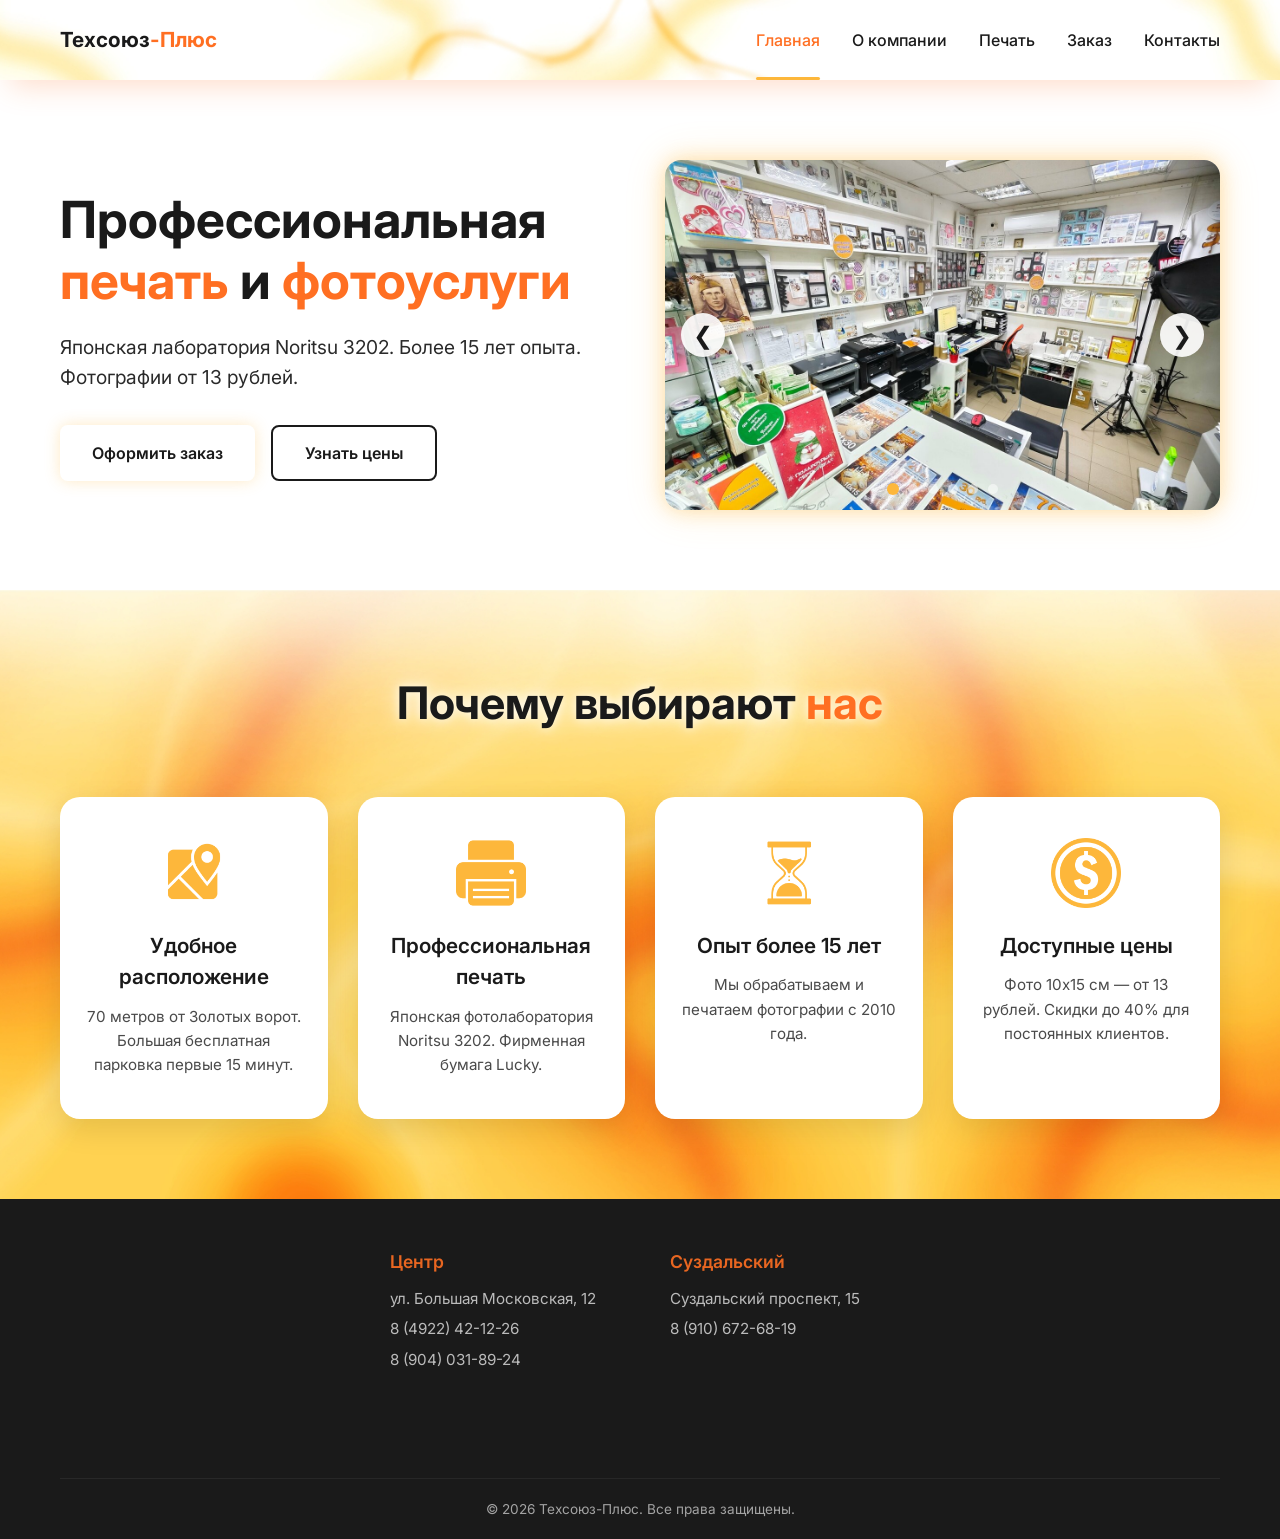
<file: index.html>
<!DOCTYPE html>
<html lang="ru">
<head>
  <meta charset="UTF-8">
  <meta name="viewport" content="width=device-width, initial-scale=1.0">
  <title>Техсоюз-Плюс - Фотомагазин</title>
  <link rel="preconnect" href="https://fonts.googleapis.com">
  <link rel="preconnect" href="https://fonts.gstatic.com" crossorigin>
  <link href="https://fonts.googleapis.com/css2?family=Inter:wght@400;500;600;700&display=swap" rel="stylesheet">
  <link rel="stylesheet" href="https://cdnjs.cloudflare.com/ajax/libs/font-awesome/6.4.0/css/all.min.css">
  <link href="https://unpkg.com/aos@2.3.1/dist/aos.css" rel="stylesheet">
  <link rel="stylesheet" href="css/style.css?v=2">
</head>
<body>

<header class="header">
  <div class="container header__inner">
    <a href="index.html" class="header__logo">Техсоюз<span>-Плюс</span></a>
    <nav class="header__nav">
      <ul class="header__list">
        <li><a href="index.html" class="header__link active">Главная</a></li>
        <li><a href="pages/about.html" class="header__link">О компании</a></li>
        <li><a href="pages/printing.html" class="header__link">Печать</a></li>
        <li><a href="pages/order.html" class="header__link">Заказ</a></li>
        <li><a href="pages/contacts.html" class="header__link">Контакты</a></li>
      </ul>
      <button class="burger"><span></span><span></span><span></span></button>
    </nav>
  </div>
</header>

<main>
  <section class="hero">
    <div class="container">
      <div class="hero__text" data-aos="fade-right" data-aos-duration="1000">
        <h1>Профессиональная <br><span>печать</span> и <span>фотоуслуги</span></h1>
        <p>Японская лаборатория Noritsu 3202. Более 15 лет опыта. Фотографии от 13 рублей.</p>
        <div class="hero__actions">
          <a href="pages/order.html" class="btn btn--primary">Оформить заказ</a>
          <a href="pages/printing.html" class="btn btn--outline">Узнать цены</a>
        </div>
      </div>
      <div class="hero__slider" data-aos="fade-left" data-aos-duration="1000">
        <div class="hero-slider">
          <div class="slide active"><img src="images/photo1.jpg" alt="1"></div>
          <div class="slide"><img src="images/photo2.jpg" alt="2"></div>
          <div class="slide"><img src="images/photo3.jpg" alt="3"></div>
          <div class="slide"><img src="images/photo4.jpg" alt="4"></div>
          <div class="slide"><img src="images/photo5.jpg" alt="5"></div>
          <div class="slide"><img src="images/photo6.jpg" alt="6"></div>
          <button class="slider-btn slider-btn--prev">❮</button>
          <button class="slider-btn slider-btn--next">❯</button>
          <div class="slider-dots">
            <span class="dot active" data-slide="0"></span><span class="dot" data-slide="1"></span><span class="dot" data-slide="2"></span><span class="dot" data-slide="3"></span><span class="dot" data-slide="4"></span><span class="dot" data-slide="5"></span>
          </div>
        </div>
      </div>
    </div>
  </section>

      <!-- Блок преимуществ -->
      <section class="features">
        <div class="container">
          <h2 class="features__title" data-aos="fade-up">Почему выбирают <span>нас</span></h2>
          <div class="features__grid">
            
            <div class="feature-card" data-aos="fade-up" data-aos-delay="100">
              <div class="feature-card__icon">
                <img src="images/icons/icon-1.png" alt="Иконка расположения">
              </div>
              <h3 class="feature-card__title">Удобное расположение</h3>
              <p class="feature-card__desc">70 метров от Золотых ворот. Большая бесплатная парковка первые 15 минут.</p>
            </div>
  
            <div class="feature-card" data-aos="fade-up" data-aos-delay="200">
              <div class="feature-card__icon">
                <img src="images/icons/icon-2.png" alt="Иконка печати">
              </div>
              <h3 class="feature-card__title">Профессиональная печать</h3>
              <p class="feature-card__desc">Японская фотолаборатория Noritsu 3202. Фирменная бумага Lucky.</p>
            </div>
  
            <div class="feature-card" data-aos="fade-up" data-aos-delay="300">
              <div class="feature-card__icon">
                <img src="images/icons/icon-3.png" alt="Иконка опыта">
              </div>
              <h3 class="feature-card__title">Опыт более 15 лет</h3>
              <p class="feature-card__desc">Мы обрабатываем и печатаем фотографии с 2010 года.</p>
            </div>
  
            <div class="feature-card" data-aos="fade-up" data-aos-delay="400">
              <div class="feature-card__icon">
                <img src="images/icons/icon-4.png" alt="Иконка цен">
              </div>
              <h3 class="feature-card__title">Доступные цены</h3>
              <p class="feature-card__desc">Фото 10х15 см — от 13 рублей. Скидки до 40% для постоянных клиентов.</p>
            </div>
  
          </div>
        </div>
      </section>
</main>

<footer class="footer">
    <div class="container footer__inner">
      <div class="footer-col"><div class="footer-col__title"><span>Центр</span></div><p>ул. Большая Московская, 12</p><p><a href="tel:84922421226">8 (4922) 42-12-26</a></p><p><a href="tel:89040318924">8 (904) 031-89-24</a></p></div>
      <div class="footer-col"><div class="footer-col__title"><span>Суздальский</span></div><p>Суздальский проспект, 15</p><p><a href="tel:89106726819">8 (910) 672-68-19</a></p></div>
      <div class="footer__copy">&copy; 2026 Техсоюз-Плюс. Все права защищены.</div>
    </div>
  </footer>

<script src="https://unpkg.com/aos@2.3.1/dist/aos.js"></script>
<script src="js/main.js"></script>
</body>
</html>
</file>
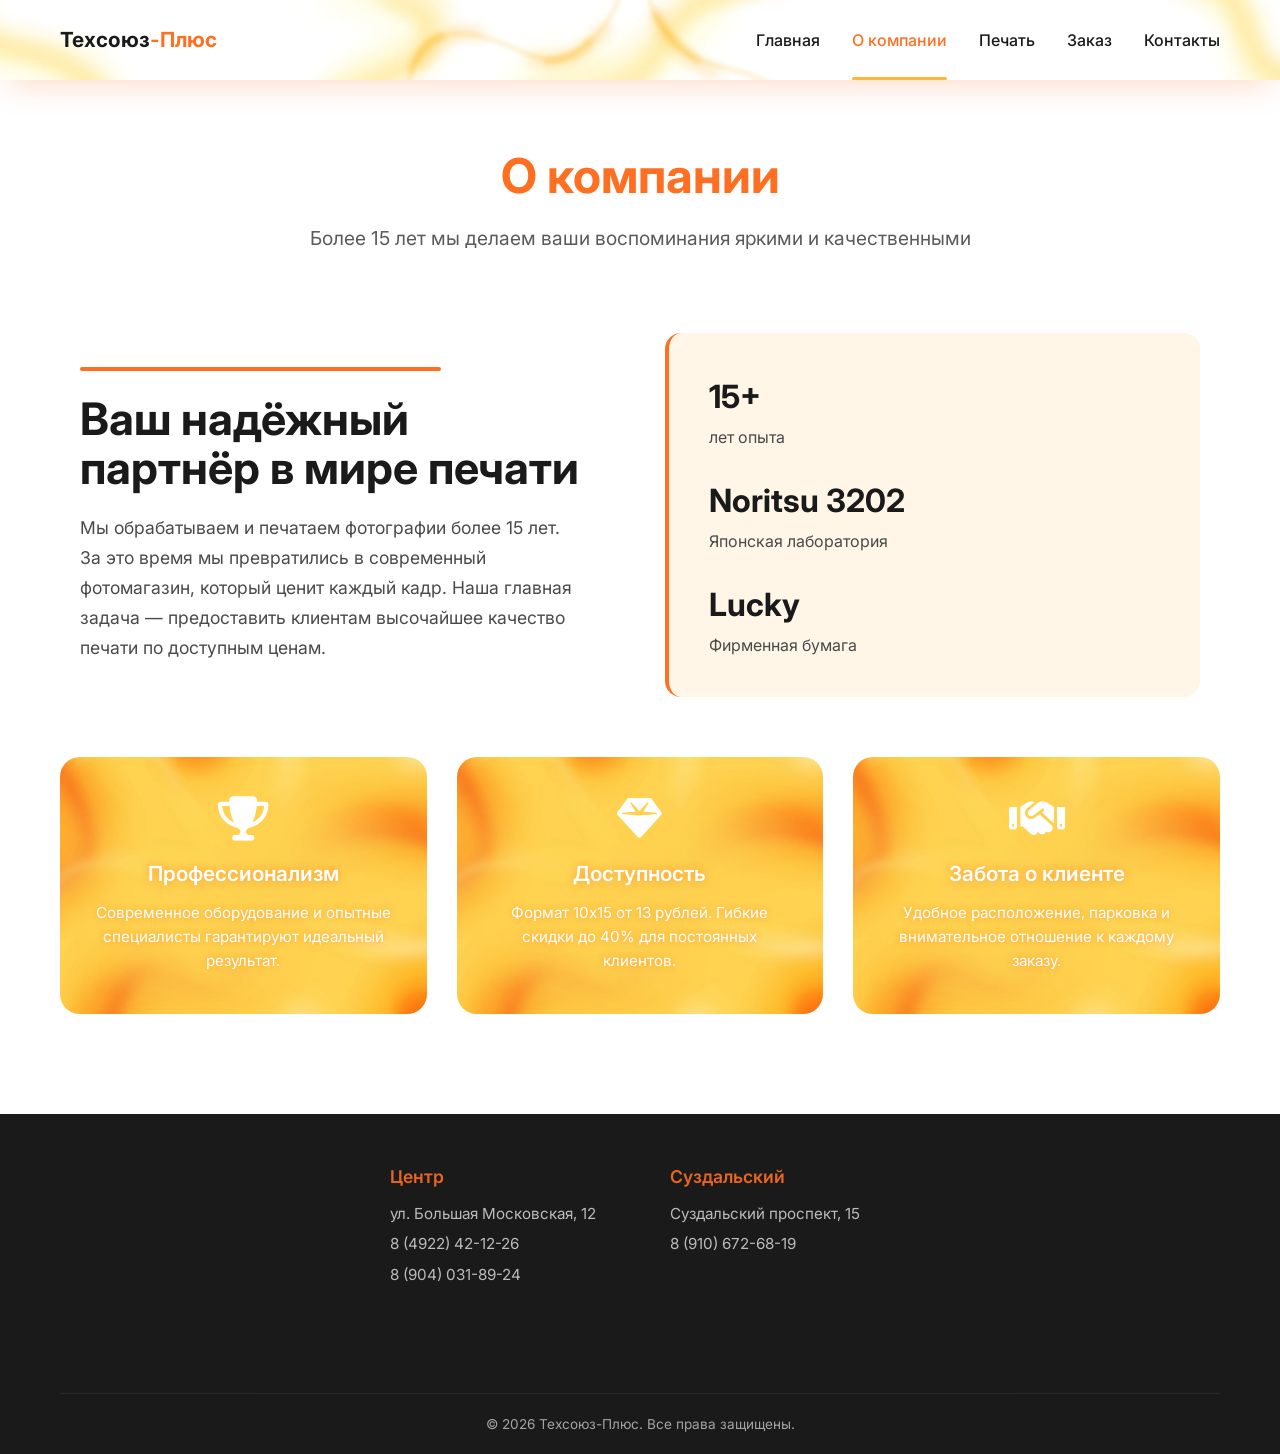
<file: pages/about.html>
<!DOCTYPE html>
<html lang="ru">
<head>
  <meta charset="UTF-8">
  <meta name="viewport" content="width=device-width, initial-scale=1.0">
  <title>О компании - Техсоюз-Плюс</title>
  <link rel="preconnect" href="https://fonts.googleapis.com">
  <link rel="preconnect" href="https://fonts.gstatic.com" crossorigin>
  <link href="https://fonts.googleapis.com/css2?family=Inter:wght@400;500;600;700&display=swap" rel="stylesheet">
  <link rel="stylesheet" href="https://cdnjs.cloudflare.com/ajax/libs/font-awesome/6.4.0/css/all.min.css">
  <link href="https://unpkg.com/aos@2.3.1/dist/aos.css" rel="stylesheet">
  <link rel="stylesheet" href="../css/style.css">
</head>
<body>

<header class="header">
  <div class="container header__inner">
    <a href="../index.html" class="header__logo">Техсоюз<span>-Плюс</span></a>
    <nav class="header__nav">
      <ul class="header__list">
        <li><a href="../index.html" class="header__link">Главная</a></li>
        <li><a href="about.html" class="header__link active">О компании</a></li>
        <li><a href="printing.html" class="header__link">Печать</a></li>
        <li><a href="order.html" class="header__link">Заказ</a></li>
        <li><a href="contacts.html" class="header__link">Контакты</a></li>
      </ul>
      <button class="burger"><span></span><span></span><span></span></button>
    </nav>
  </div>
</header>

<main>
  <!-- Заголовок страницы -->
  <section class="page-header" data-aos="fade-up">
    <div class="container">
      <h1 class="page-header__title">О компании</h1>
      <p class="page-header__subtitle">Более 15 лет мы делаем ваши воспоминания яркими и качественными</p>
    </div>
  </section>

  <!-- Секция О компании -->
  <section class="about-section">
    <div class="container">
      <div class="about-grid">
        
        <!-- Левая колонка -->
        <div class="about-main" data-aos="fade-right" data-aos-delay="100">
          <div class="about-accent-line"></div>
          <h2 class="about-main__title">Ваш надёжный <br>партнёр в мире печати</h2>
          <p class="about-main__text">
            Мы обрабатываем и печатаем фотографии более 15 лет. За это время мы превратились в современный фотомагазин, который ценит каждый кадр. Наша главная задача — предоставить клиентам высочайшее качество печати по доступным ценам.
          </p>
        </div>

        <!-- Правая колонка (светло-желтая) -->
        <div class="about-stats" data-aos="fade-left" data-aos-delay="200">
          <div class="stat-item">
            <span class="stat-number">15+</span>
            <span class="stat-label">лет опыта</span>
          </div>
          <div class="stat-item">
            <span class="stat-number">Noritsu 3202</span>
            <span class="stat-label">Японская лаборатория</span>
          </div>
          <div class="stat-item">
            <span class="stat-number">Lucky</span>
            <span class="stat-label">Фирменная бумага</span>
          </div>
        </div>

      </div>
    </div>
  </section>

  <!-- Ценности (3 карточки) -->
  <section class="about-values" data-aos="fade-up" data-aos-delay="300">
    <div class="value-card">
      <div class="value-card__icon"><i class="fa-solid fa-trophy"></i></div>
      <h3 class="value-card__title">Профессионализм</h3>
      <p class="value-card__desc">Современное оборудование и опытные специалисты гарантируют идеальный результат.</p>
    </div>
    <div class="value-card">
      <div class="value-card__icon"><i class="fa-solid fa-gem"></i></div>
      <h3 class="value-card__title">Доступность</h3>
      <p class="value-card__desc">Формат 10x15 от 13 рублей. Гибкие скидки до 40% для постоянных клиентов.</p>
    </div>
    <div class="value-card">
      <div class="value-card__icon"><i class="fa-solid fa-handshake"></i></div>
      <h3 class="value-card__title">Забота о клиенте</h3>
      <p class="value-card__desc">Удобное расположение, парковка и внимательное отношение к каждому заказу.</p>
    </div>
  </section>
</main>

<footer class="footer">
    <div class="container footer__inner">
      <div class="footer-col">
        <div class="footer-col__title"><span>Центр</span></div>
        <p>ул. Большая Московская, 12</p>
        <p><a href="tel:84922421226">8 (4922) 42-12-26</a></p>
        <p><a href="tel:89040318924">8 (904) 031-89-24</a></p>
      </div>
      <div class="footer-col">
        <div class="footer-col__title"><span>Суздальский</span></div>
        <p>Суздальский проспект, 15</p>
        <p><a href="tel:89106726819">8 (910) 672-68-19</a></p>
      </div>
      <div class="footer__copy">&copy; 2026 Техсоюз-Плюс. Все права защищены.</div>
    </div>
  </footer>


<script src="https://unpkg.com/aos@2.3.1/dist/aos.js"></script>
<script src="../js/main.js"></script>
</body>
</html>
</file>
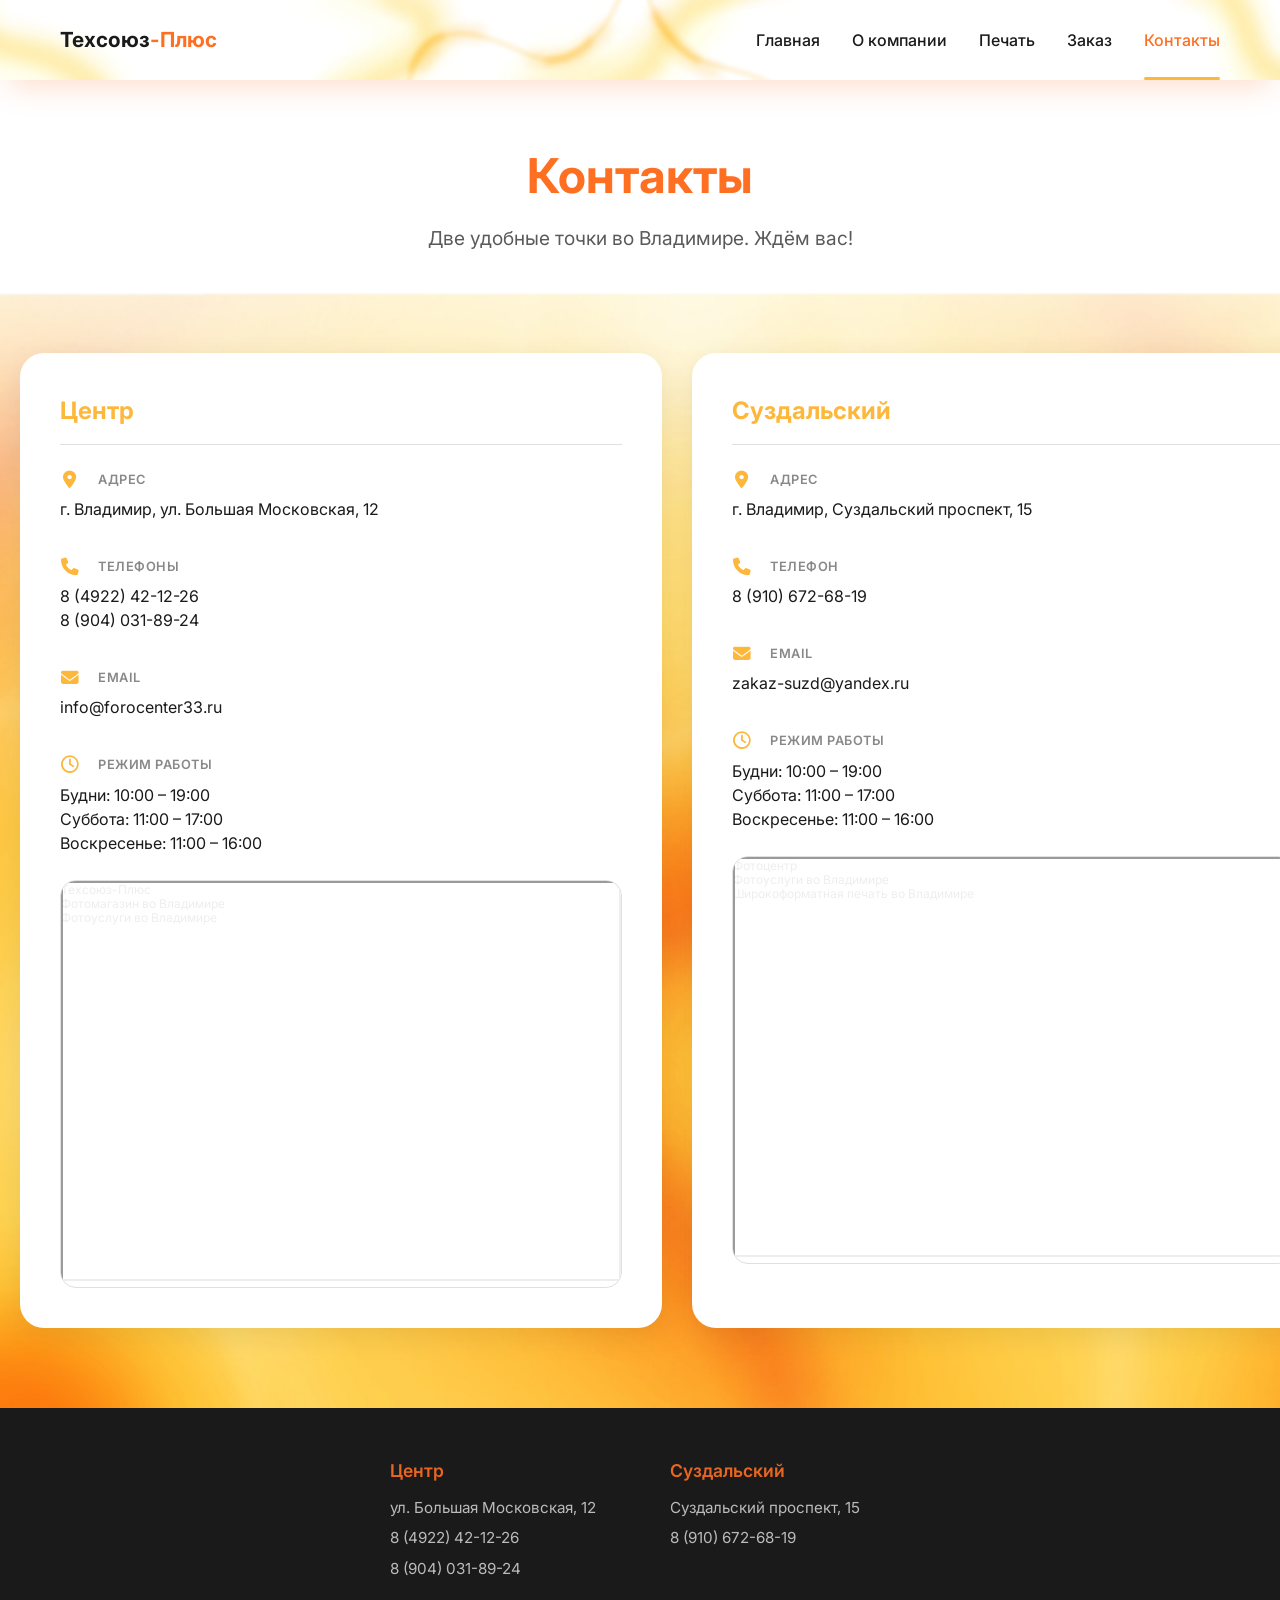
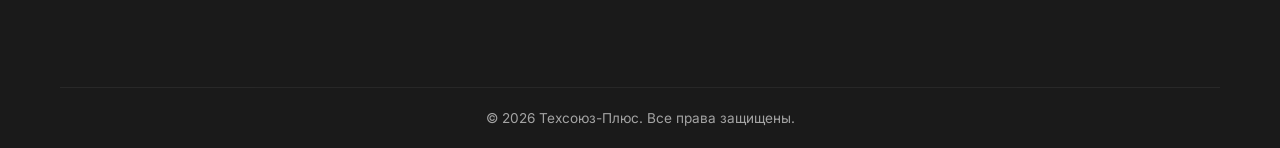
<file: pages/contacts.html>
<!DOCTYPE html>
<html lang="ru">
<head>
  <meta charset="UTF-8">
  <meta name="viewport" content="width=device-width, initial-scale=1.0">
  <title>Контакты - Техсоюз-Плюс</title>
  
  <link rel="preconnect" href="https://fonts.googleapis.com">
  <link rel="preconnect" href="https://fonts.gstatic.com" crossorigin>
  <link href="https://fonts.googleapis.com/css2?family=Inter:wght@400;500;600;700&display=swap" rel="stylesheet">
  <link rel="stylesheet" href="https://cdnjs.cloudflare.com/ajax/libs/font-awesome/6.4.0/css/all.min.css">
  <link href="https://unpkg.com/aos@2.3.1/dist/aos.css" rel="stylesheet">
  
  <link rel="stylesheet" href="../css/style.css">
  
  <style>
    /* ===== ЦВЕТОВЫЕ ПЕРЕМЕННЫЕ ===== */
    :root {
      --color-accent-yellow: #FDB73B;
      --color-accent-orange: #FF6F22;
    }

    /* ===== ОРАНЖЕВЫЙ ФОН ===== */
    .contacts-section {
      background-image: url('../images/bg-bottom.jpg') !important;
      background-size: cover !important;
      background-position: center !important;
      background-repeat: no-repeat !important;
      background-color: #FDB73B !important;
      padding: 60px 0 80px !important;
      width: 100% !important;
      text-align: center !important; /* Центрируем контент внутри */
    }

    /* ===== КОНТЕЙНЕР ДЛЯ КАРТОЧЕК (ИДЕАЛЬНОЕ ЦЕНТРИРОВАНИЕ) ===== */
    .contacts-wrapper {
      max-width: 1400px !important;
      width: 100% !important;
      margin: 0 auto !important; /* СТРОГО ПО ЦЕНТРУ */
      padding: 0 20px !important;
      display: grid !important;
      grid-template-columns: 1fr 1fr !important;
      gap: 30px !important;
      text-align: left !important; /* Текст внутри карточек по левому краю */
    }

    /* ===== БЕЛЫЕ КАРТОЧКИ ===== */
    .contact-card {
      background: #ffffff !important;
      border-radius: 24px !important;
      padding: 40px !important;
      box-shadow: 0 8px 30px rgba(0, 0, 0, 0.08) !important;
      transition: transform 0.3s ease, box-shadow 0.3s ease !important;
    }
    .contact-card:hover {
      transform: translateY(-5px) !important;
      box-shadow: 0 12px 40px rgba(253, 183, 59, 0.2) !important;
    }

    /* ===== ЗАГОЛОВКИ ===== */
    .contact-card__header {
      display: flex !important;
      justify-content: space-between !important;
      align-items: center !important;
      margin-bottom: 25px !important;
      padding-bottom: 15px !important;
      border-bottom: 1px solid #e0e0e0 !important;
    }

    .contact-card__title {
      font-size: 1.5rem !important;
      font-weight: 700 !important;
      color: #1A1A1A !important;
    }
    .contact-card__title span {
      color: var(--color-accent-yellow) !important;
    }

    /* ===== ИНФОРМАЦИЯ ===== */
    .contact-row {
      margin-bottom: 20px !important;
    }
    .contact-row:last-child {
      margin-bottom: 0 !important;
    }

    .contact-label {
      display: flex !important;
      align-items: center !important;
      gap: 10px !important;
      font-size: 0.8rem !important;
      font-weight: 600 !important;
      color: #888888 !important;
      text-transform: uppercase !important;
      letter-spacing: 0.5px !important;
      margin-bottom: 4px !important;
    }

    /* ===== ЖЁЛТЫЕ ИКОНКИ ===== */
    .contact-label i {
      color: var(--color-accent-yellow) !important;
      font-size: 1.1rem !important;
      width: 20px !important;
      text-align: center !important;
    }

    .contact-value {
      font-size: 1rem !important;
      color: #1A1A1A !important;
      line-height: 1.5 !important;
    }
    .contact-value a {
      color: #1A1A1A !important;
      text-decoration: none !important;
      transition: color 0.3s ease !important;
    }
    .contact-value a:hover {
      color: var(--color-accent-orange) !important;
    }

    /* ===== КАРТЫ ===== */
    .contact-map {
      margin-top: 25px !important;
      border-radius: 16px !important;
      overflow: hidden !important;
      border: 1px solid #e0e0e0 !important;
      transition: box-shadow 0.3s ease, transform 0.3s ease !important;
    }
    .contact-map:hover {
      box-shadow: 0 0 25px rgba(253, 183, 59, 0.7) !important;
      transform: scale(1.01) !important;
    }

    /* ===== АДАПТИВ ===== */
    @media (max-width: 992px) {
      .contacts-wrapper {
        grid-template-columns: 1fr !important;
      }
    }
    @media (max-width: 576px) {
      .contact-card { padding: 24px !important; }
    }
  </style>
</head>
<body>
  <header class="header">
    <div class="container header__inner">
      <a href="../index.html" class="header__logo">Техсоюз<span>-Плюс</span></a>
      <nav class="header__nav">
        <ul class="header__list">
          <li><a href="../index.html" class="header__link">Главная</a></li>
          <li><a href="about.html" class="header__link">О компании</a></li>
          <li><a href="printing.html" class="header__link">Печать</a></li>
          <li><a href="order.html" class="header__link">Заказ</a></li>
          <li><a href="contacts.html" class="header__link active">Контакты</a></li>
        </ul>
        <button class="burger"><span></span><span></span><span></span></button>
      </nav>
    </div>
  </header>

  <main>
    <!-- ЗАГОЛОВОК -->
    <section class="page-header" data-aos="fade-up">
      <div class="container">
        <h1 class="page-header__title" style="color: #FF6F22;">Контакты</h1>
        <p class="page-header__subtitle">Две удобные точки во Владимире. Ждём вас!</p>
      </div>
    </section>

    <!-- СЕКЦИЯ С КАРТОЧКАМИ -->
    <section class="contacts-section">
      <div class="contacts-wrapper">
        
        <!-- КАРТОЧКА: ЦЕНТР -->
        <div class="contact-card" data-aos="fade-up" data-aos-delay="100">
          <div class="contact-card__header">
            <h2 class="contact-card__title"><span>Центр</span></h2>
          </div>
          <div class="contact-card__body">
            <div class="contact-row">
              <div class="contact-label"><i class="fa-solid fa-location-dot"></i> АДРЕС</div>
              <div class="contact-value">г. Владимир, ул. Большая Московская, 12</div>
            </div>
            <div class="contact-row">
              <div class="contact-label"><i class="fa-solid fa-phone"></i> ТЕЛЕФОНЫ</div>
              <div class="contact-value">
                <a href="tel:84922421226">8 (4922) 42-12-26</a><br>
                <a href="tel:89040318924">8 (904) 031-89-24</a>
              </div>
            </div>
            <div class="contact-row">
              <div class="contact-label"><i class="fa-solid fa-envelope"></i> EMAIL</div>
              <div class="contact-value"><a href="mailto:info@forocenter33.ru">info@forocenter33.ru</a></div>
            </div>
            <div class="contact-row">
              <div class="contact-label"><i class="fa-regular fa-clock"></i> РЕЖИМ РАБОТЫ</div>
              <div class="contact-value">
                Будни: 10:00 – 19:00<br>
                Суббота: 11:00 – 17:00<br>
                Воскресенье: 11:00 – 16:00
              </div>
            </div>
          </div>
          <div class="contact-map">
            <div style="position:relative;overflow:hidden;"><a href="https://yandex.ru/maps/org/tekhsoyuz_plyus/1207625015/?utm_medium=mapframe&utm_source=maps" style="color:#eee;font-size:12px;position:absolute;top:0px;">Техсоюз-Плюс</a><a href="https://yandex.ru/maps/192/vladimir/category/photo_shop/184107841/?utm_medium=mapframe&utm_source=maps" style="color:#eee;font-size:12px;position:absolute;top:14px;">Фотомагазин во Владимире</a><a href="https://yandex.ru/maps/192/vladimir/category/photography/184108261/?utm_medium=mapframe&utm_source=maps" style="color:#eee;font-size:12px;position:absolute;top:28px;">Фотоуслуги во Владимире</a><iframe src="https://yandex.ru/map-widget/v1/?from=mapframe&ll=40.399542%2C56.127071&mode=search&oid=1207625015&ol=biz&source=mapframe&um=constructor%3A8e2d2e2c3f2e2b2d2c2e2f2g2h2i2j2k2l2m2n2o2p2q2r2s2t2u2v2w2x2y2z&utm_source=mapframe&z=19.4" width="560" height="400" frameborder="1" allowfullscreen="true" style="position:relative;"></iframe></div>
          </div>
        </div>

        <!-- КАРТОЧКА: СУЗДАЛЬСКИЙ -->
        <div class="contact-card" data-aos="fade-up" data-aos-delay="200">
          <div class="contact-card__header">
            <h2 class="contact-card__title"><span>Суздальский</span></h2>
          </div>
          <div class="contact-card__body">
            <div class="contact-row">
              <div class="contact-label"><i class="fa-solid fa-location-dot"></i> АДРЕС</div>
              <div class="contact-value">г. Владимир, Суздальский проспект, 15</div>
            </div>
            <div class="contact-row">
              <div class="contact-label"><i class="fa-solid fa-phone"></i> ТЕЛЕФОН</div>
              <div class="contact-value"><a href="tel:89106726819">8 (910) 672-68-19</a></div>
            </div>
            <div class="contact-row">
              <div class="contact-label"><i class="fa-solid fa-envelope"></i> EMAIL</div>
              <div class="contact-value"><a href="mailto:zakaz-suzd@yandex.ru">zakaz-suzd@yandex.ru</a></div>
            </div>
            <div class="contact-row">
              <div class="contact-label"><i class="fa-regular fa-clock"></i> РЕЖИМ РАБОТЫ</div>
              <div class="contact-value">
                Будни: 10:00 – 19:00<br>
                Суббота: 11:00 – 17:00<br>
                Воскресенье: 11:00 – 16:00
              </div>
            </div>
          </div>
          <div class="contact-map">
            <div style="position:relative;overflow:hidden;"><a href="https://yandex.ru/maps/org/fototsentr/1201904919/?utm_medium=mapframe&utm_source=maps" style="color:#eee;font-size:12px;position:absolute;top:0px;">Фотоцентр</a><a href="https://yandex.ru/maps/192/vladimir/category/photography/184108261/?utm_medium=mapframe&utm_source=maps" style="color:#eee;font-size:12px;position:absolute;top:14px;">Фотоуслуги во Владимире</a><a href="https://yandex.ru/maps/192/vladimir/category/large_format_printing/184107120/?utm_medium=mapframe&utm_source=maps" style="color:#eee;font-size:12px;position:absolute;top:28px;">Широкоформатная печать во Владимире</a><iframe src="https://yandex.ru/map-widget/v1/?from=mapframe&ll=40.460880%2C56.172693&mode=search&oid=1201904919&ol=biz&source=mapframe&um=constructor%3A8e2d2e2c3f2e2b2d2c2e2f2g2h2i2j2k2l2m2n2o2p2q2r2s2t2u2v2w2x2y2z&utm_source=mapframe&z=15.32" width="560" height="400" frameborder="1" allowfullscreen="true" style="position:relative;"></iframe></div>
          </div>
        </div>

      </div>
    </section>
  </main>

  <footer class="footer">
    <div class="container footer__inner">
      <div class="footer-col">
        <div class="footer-col__title"><span>Центр</span></div>
        <p>ул. Большая Московская, 12</p>
        <p><a href="tel:84922421226">8 (4922) 42-12-26</a></p>
        <p><a href="tel:89040318924">8 (904) 031-89-24</a></p>
      </div>
      <div class="footer-col">
        <div class="footer-col__title"><span>Суздальский</span></div>
        <p>Суздальский проспект, 15</p>
        <p><a href="tel:89106726819">8 (910) 672-68-19</a></p>
      </div>
      <div class="footer__copy">&copy; 2026 Техсоюз-Плюс. Все права защищены.</div>
    </div>
  </footer>

  <script src="https://unpkg.com/aos@2.3.1/dist/aos.js"></script>
  <script src="../js/main.js"></script>
</body>
</html>
</file>
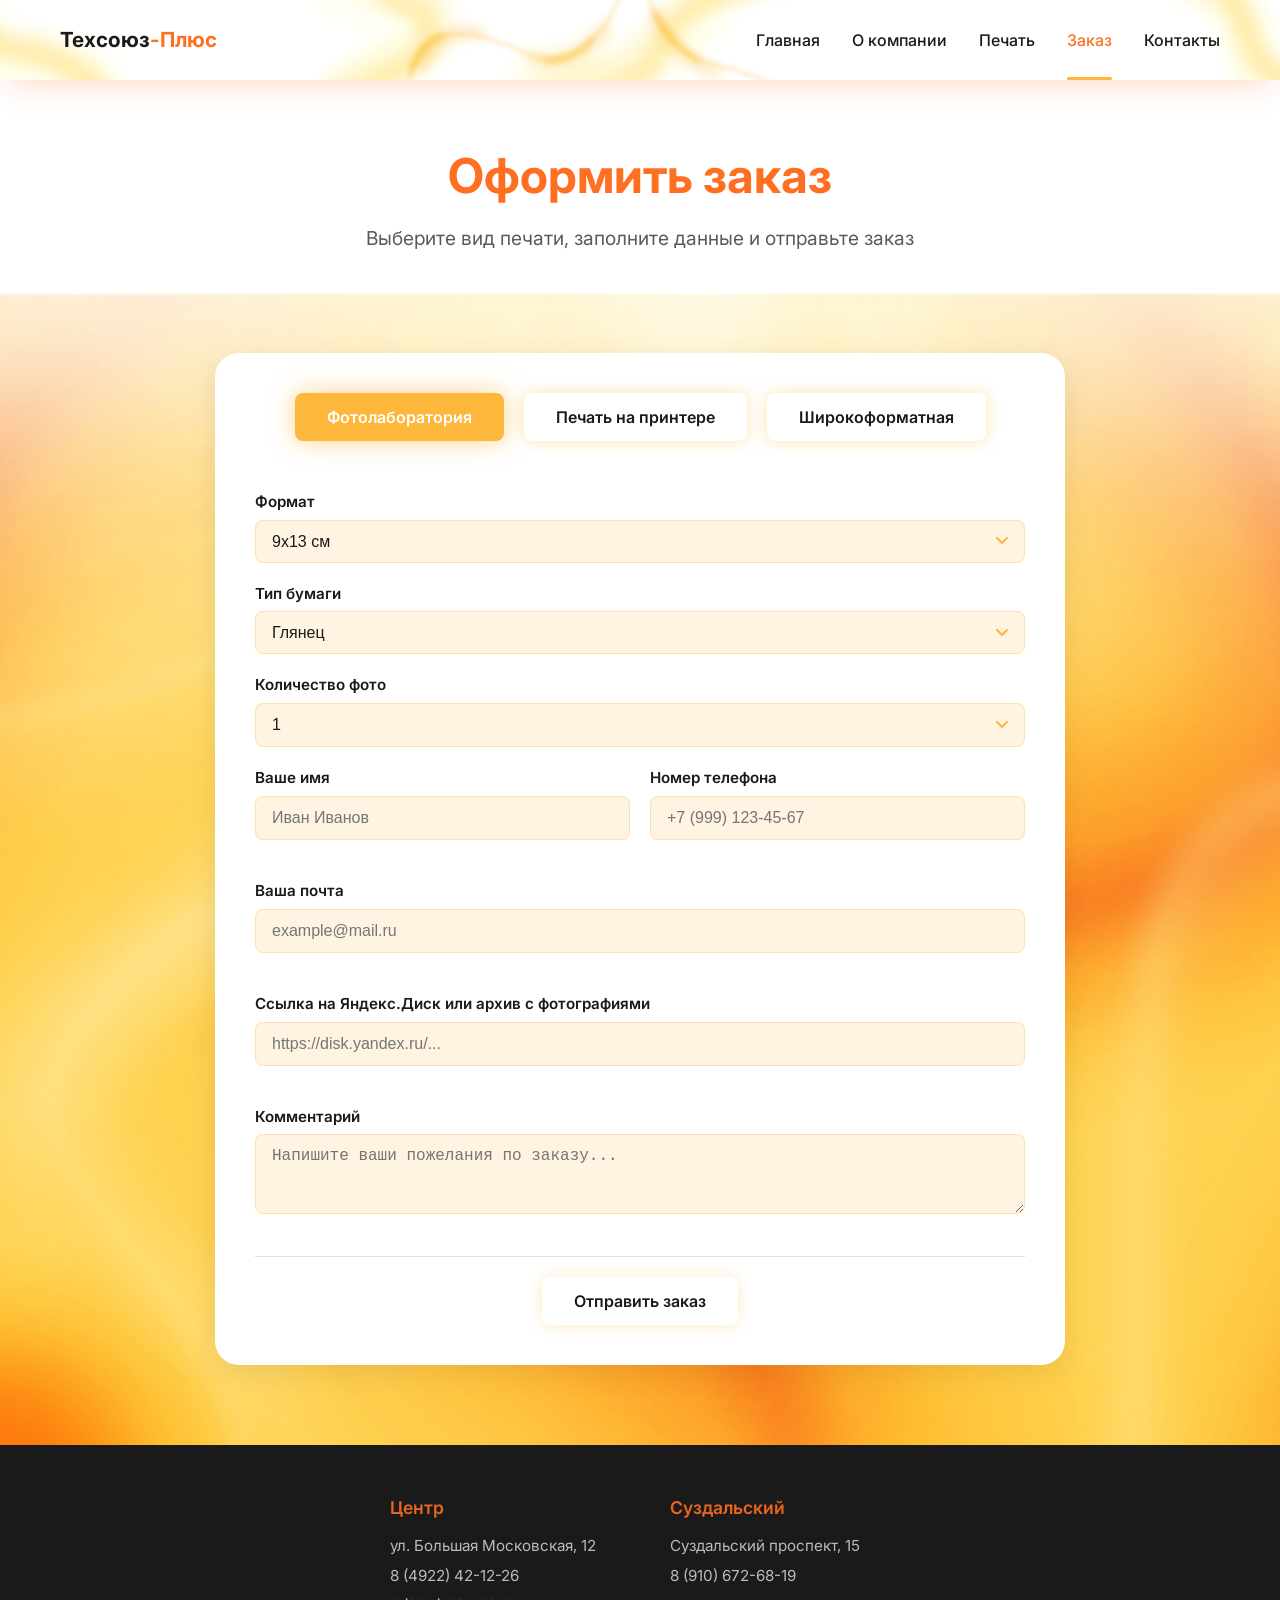
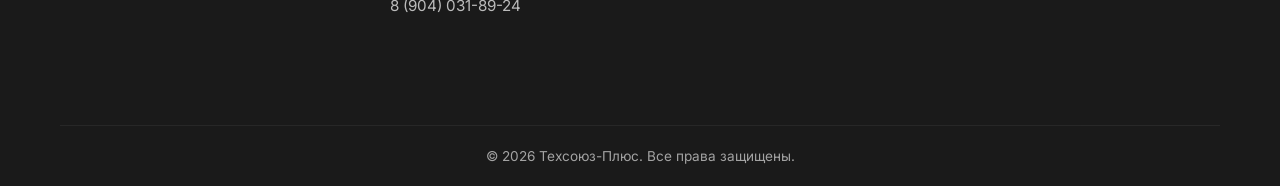
<file: pages/order.html>
<!DOCTYPE html>
<html lang="ru">
<head>
  <meta charset="UTF-8">
  <meta name="viewport" content="width=device-width, initial-scale=1.0">
  <title>Оформить заказ - Техсоюз-Плюс</title>
  
  <link rel="preconnect" href="https://fonts.googleapis.com">
  <link rel="preconnect" href="https://fonts.gstatic.com" crossorigin>
  <link href="https://fonts.googleapis.com/css2?family=Inter:wght@400;500;600;700&display=swap" rel="stylesheet">
  <link rel="stylesheet" href="https://cdnjs.cloudflare.com/ajax/libs/font-awesome/6.4.0/css/all.min.css">
  <link href="https://unpkg.com/aos@2.3.1/dist/aos.css" rel="stylesheet">
  <link rel="stylesheet" href="../css/style.css">
  
  <style>
    .order-section {
      padding: 60px 0 80px;
      background-image: url('../images/bg-bottom.jpg');
      background-size: cover;
      background-position: center;
      background-repeat: no-repeat;
      width: 100%;
    }
    .order-wrapper {
      background: #ffffff !important;
      max-width: 850px;
      margin: 0 auto;
      padding: 40px;
      border-radius: 24px;
      box-shadow: 0 8px 30px rgba(0, 0, 0, 0.08);
    }
    .calc-input {
      background: rgba(253, 183, 59, 0.15) !important;
      border: 1px solid rgba(253, 183, 59, 0.3) !important;
      color: #1A1A1A !important;
      padding: 12px 16px !important;
      border-radius: 8px !important;
      width: 100% !important;
      font-size: 1rem !important;
      transition: all 0.3s ease !important;
    }
    .calc-input:focus {
      background: #ffffff !important;
      border-color: #FDB73B !important;
      box-shadow: 0 0 0 4px rgba(253, 183, 59, 0.25) !important;
      outline: none !important;
    }
    select.calc-input {
      appearance: none !important;
      background-image: url("data:image/svg+xml,%3Csvg xmlns='http://www.w3.org/2000/svg' width='12' height='12' viewBox='0 0 12 8'%3E%3Cpath d='M1 1l5 5 5-5' stroke='%23FDB73B' stroke-width='2' fill='none' stroke-linecap='round'/%3E%3C/svg%3E") !important;
      background-repeat: no-repeat !important;
      background-position: right 16px center !important;
      background-size: 12px !important;
    }
    input.calc-input { appearance: auto !important; background-image: none !important; }
    input[type="number"].calc-input {
      appearance: textfield !important;
      background-image: url("data:image/svg+xml,%3Csvg xmlns='http://www.w3.org/2000/svg' width='12' height='12' viewBox='0 0 12 8'%3E%3Cpath d='M1 1l5 5 5-5' stroke='%23FDB73B' stroke-width='2' fill='none' stroke-linecap='round'/%3E%3C/svg%3E") !important;
      background-repeat: no-repeat !important;
      background-position: right 16px center !important;
      background-size: 12px !important;
      padding-right: 40px !important;
    }
    input[type="number"].calc-input::-webkit-inner-spin-button,
    input[type="number"].calc-input::-webkit-outer-spin-button {
      -webkit-appearance: none !important;
      margin: 0 !important;
    }
    .calc-label {
      font-size: 0.95rem !important;
      font-weight: 600 !important;
      color: #1A1A1A !important;
      display: block !important;
      margin-bottom: 6px !important;
    }
    .calc-group { margin-bottom: 20px !important; }
    .calc-grid { display: grid !important; grid-template-columns: 1fr 1fr !important; gap: 20px !important; }
    .calc-grid .full-width { grid-column: 1 / -1 !important; }
    .calc-divider { height: 1px !important; background: #e0e0e0 !important; margin: 30px 0 20px !important; }
    .calc-total-wrapper { display: flex !important; justify-content: center !important; border-top: 1px solid #e0e0e0 !important; padding-top: 20px !important; margin-top: 16px !important; }
    .btn--primary { background: #ffffff !important; color: #1A1A1A !important; border: none !important; padding: 14px 32px !important; border-radius: 8px !important; font-weight: 600 !important; font-size: 1rem !important; transition: all 0.3s ease !important; box-shadow: 0 0 15px rgba(253, 183, 59, 0.3) !important; cursor: pointer !important; }
    .btn--primary:hover { transform: translateY(-2px) scale(1.03) !important; background: #FDB73B !important; color: #1A1A1A !important; box-shadow: 0 0 25px rgba(253, 183, 59, 0.5) !important; }
    @media (max-width: 768px) { .order-wrapper { padding: 24px 16px !important; } .calc-grid { grid-template-columns: 1fr !important; } }
  </style>
</head>
<body>
  <header class="header">
    <div class="container header__inner">
      <a href="../index.html" class="header__logo">Техсоюз<span>-Плюс</span></a>
      <nav class="header__nav">
        <ul class="header__list">
          <li><a href="../index.html" class="header__link">Главная</a></li>
          <li><a href="about.html" class="header__link">О компании</a></li>
          <li><a href="printing.html" class="header__link">Печать</a></li>
          <li><a href="order.html" class="header__link active">Заказ</a></li>
          <li><a href="contacts.html" class="header__link">Контакты</a></li>
        </ul>
        <button class="burger"><span></span><span></span><span></span></button>
      </nav>
    </div>
  </header>

  <main>
    <section class="page-header" data-aos="fade-up">
      <div class="container">
        <h1 class="page-header__title">Оформить заказ</h1>
        <p class="page-header__subtitle">Выберите вид печати, заполните данные и отправьте заказ</p>
      </div>
    </section>

    <section class="order-section">
      <div class="container">
        <div class="order-wrapper" data-aos="fade-up" data-aos-delay="100">
          <div class="tabs-nav order-tabs">
            <button class="tab-btn active" data-tab="order-lab">Фотолаборатория</button>
            <button class="tab-btn" data-tab="order-printer">Печать на принтере</button>
            <button class="tab-btn" data-tab="order-wide">Широкоформатная</button>
          </div>

          <!-- ФОРМА ЗАКАЗА (РАБОТАЕТ ЧЕРЕЗ FORMSPREE, КАК В ПРИМЕРЕ) -->
          <form class="order-calculator" action="https://formspree.io/f/xrewaakw" method="POST">
            
            <!-- Скрытое поле для перенаправления после отправки -->
            <input type="hidden" name="_next" value="https://whruii.github.io/tehsoyz/pages/order.html?success=true" />

            <input type="hidden" name="service_type" id="service_type" value="Фотолаборатория">

            <div class="tab-panel active" id="order-lab">
              <div class="calc-group">
                <label class="calc-label">Формат</label>
                <select class="calc-input" name="lab_format">
                  <option>9х13 см</option>
                  <option>10x15 см</option>
                  <option>13х18 см</option>
                  <option>15x21 см</option>
                  <option>15х23 см</option>
                  <option>21x30 см</option>
                  <option>30x45 см</option>
                  <option>30х90 см</option>
                </select>
              </div>
              <div class="calc-group">
                <label class="calc-label">Тип бумаги</label>
                <select class="calc-input" name="lab_paper">
                  <option>Глянец</option>
                  <option>Матовая</option>
                </select>
              </div>
              <div class="calc-group">
                <label class="calc-label">Количество фото</label>
                <input type="number" class="calc-input" name="lab_qty" value="1" min="1" max="1000">
              </div>
            </div>

            <div class="tab-panel" id="order-printer">
              <div class="calc-group">
                <label class="calc-label">Категория бумаги</label>
                <select id="printer-cat" class="calc-input" name="printer_cat">
                  <option value="office">Офисная бумага</option>
                  <option value="photo">Фотобумага</option>
                </select>
              </div>
              <div id="printer-office-group" class="sub-group">
                <div class="calc-group">
                  <label class="calc-label">Формат</label>
                  <select id="office-format" class="calc-input" name="office_format">
                    <option value="21x30">21х30</option>
                    <option value="30x42">30х42</option>
                  </select>
                </div>
                <div class="calc-group">
                  <label class="calc-label">Вид печати</label>
                  <select id="office-type" class="calc-input" name="office_type">
                  </select>
                </div>
              </div>
              <div id="printer-photo-group" class="sub-group" style="display: none;">
                <div class="calc-group">
                  <label class="calc-label">Формат</label>
                  <select id="photo-format" class="calc-input" name="photo_format">
                    <option value="9x13">9х13 см</option>
                    <option value="10x15">10x15 см</option>
                    <option value="13x18">13х18 см</option>
                    <option value="15x21">15x21 см</option>
                    <option value="21x30">21x30 см</option>
                    <option value="30x42">30x42 см</option>
                  </select>
                </div>
                <div class="calc-group">
                  <label class="calc-label">Тип бумаги</label>
                  <select id="photo-type" class="calc-input" name="photo_type">
                  </select>
                </div>
              </div>
              <div class="calc-group">
                <label class="calc-label">Количество фото</label>
                <input type="number" class="calc-input" name="printer_qty" value="1" min="1" max="1000">
              </div>
            </div>

            <div class="tab-panel" id="order-wide">
              <div class="calc-group">
                <label class="calc-label">Тип бумаги</label>
                <select id="wide-type" class="calc-input" name="wide_type">
                  <option value="gloss">Глянец 6 цветов</option>
                  <option value="canvas-no">Холст тканый без подрамника</option>
                  <option value="canvas-stretch">Холст тканый под натяжку (+10см)</option>
                  <option value="canvas-frame">Холст тканый с подрамником</option>
                  <option value="film">Самоклеящаяся плёнка</option>
                  <option value="poster">Постер</option>
                </select>
              </div>
              <div class="calc-group">
                <label class="calc-label">Размер (Формат)</label>
                <select id="wide-size" class="calc-input" name="wide_size">
                </select>
              </div>
              <div class="calc-group" id="wide-film-group" style="display: none;">
                <label class="calc-label">Тип плёнки</label>
                <select id="wide-film-type" class="calc-input" name="wide_film">
                  <option>Глянцевая</option>
                  <option>Матовая</option>
                  <option>Прозрачная</option>
                </select>
              </div>
              <div class="calc-group">
                <label class="calc-label">Количество (м²)</label>
                <input type="number" id="wide-qty" class="calc-input" name="wide_qty" value="1" min="1" max="100" step="0.1">
              </div>
            </div>

            <div class="calc-grid">
              <div class="calc-group">
                <label class="calc-label">Ваше имя</label>
                <input type="text" id="client-name" class="calc-input" name="name" placeholder="Иван Иванов" required>
              </div>
              <div class="calc-group">
                <label class="calc-label">Номер телефона</label>
                <input type="tel" id="client-phone" class="calc-input" name="phone" placeholder="+7 (999) 123-45-67" required>
              </div>
              <div class="calc-group full-width">
                <label class="calc-label">Ваша почта</label>
                <input type="email" id="client-email" class="calc-input" name="email" placeholder="example@mail.ru" required>
              </div>
              <div class="calc-group full-width">
                <label class="calc-label">Ссылка на Яндекс.Диск или архив с фотографиями</label>
                <input type="url" id="client-link" class="calc-input" name="link" placeholder="https://disk.yandex.ru/...">
              </div>
              <div class="calc-group full-width">
                <label class="calc-label">Комментарий</label>
                <textarea id="client-comment" class="calc-input" name="comment" rows="3" placeholder="Напишите ваши пожелания по заказу..." style="resize: vertical; min-height: 80px;"></textarea>
              </div>
            </div>

            <!-- КНОПКА ОТПРАВКИ (type="submit" - браузер сам отправляет) -->
            <div class="calc-total-wrapper">
              <button type="submit" class="btn btn--primary">Отправить заказ</button>
            </div>

          </form>
        </div>
      </div>
    </section>
  </main>
  <footer class="footer">
    <div class="container footer__inner">
      <div class="footer-col">
        <div class="footer-col__title"><span>Центр</span></div>
        <p>ул. Большая Московская, 12</p>
        <p><a href="tel:84922421226">8 (4922) 42-12-26</a></p>
        <p><a href="tel:89040318924">8 (904) 031-89-24</a></p>
      </div>
      <div class="footer-col">
        <div class="footer-col__title"><span>Суздальский</span></div>
        <p>Суздальский проспект, 15</p>
        <p><a href="tel:89106726819">8 (910) 672-68-19</a></p>
      </div>
      <div class="footer__copy">&copy; 2026 Техсоюз-Плюс. Все права защищены.</div>
    </div>
  </footer>

  <script src="https://unpkg.com/aos@2.3.1/dist/aos.js"></script>
  <script src="../js/main.js"></script>
  <script src="../js/pages/order.js"></script>
</body>
</html>
</file>
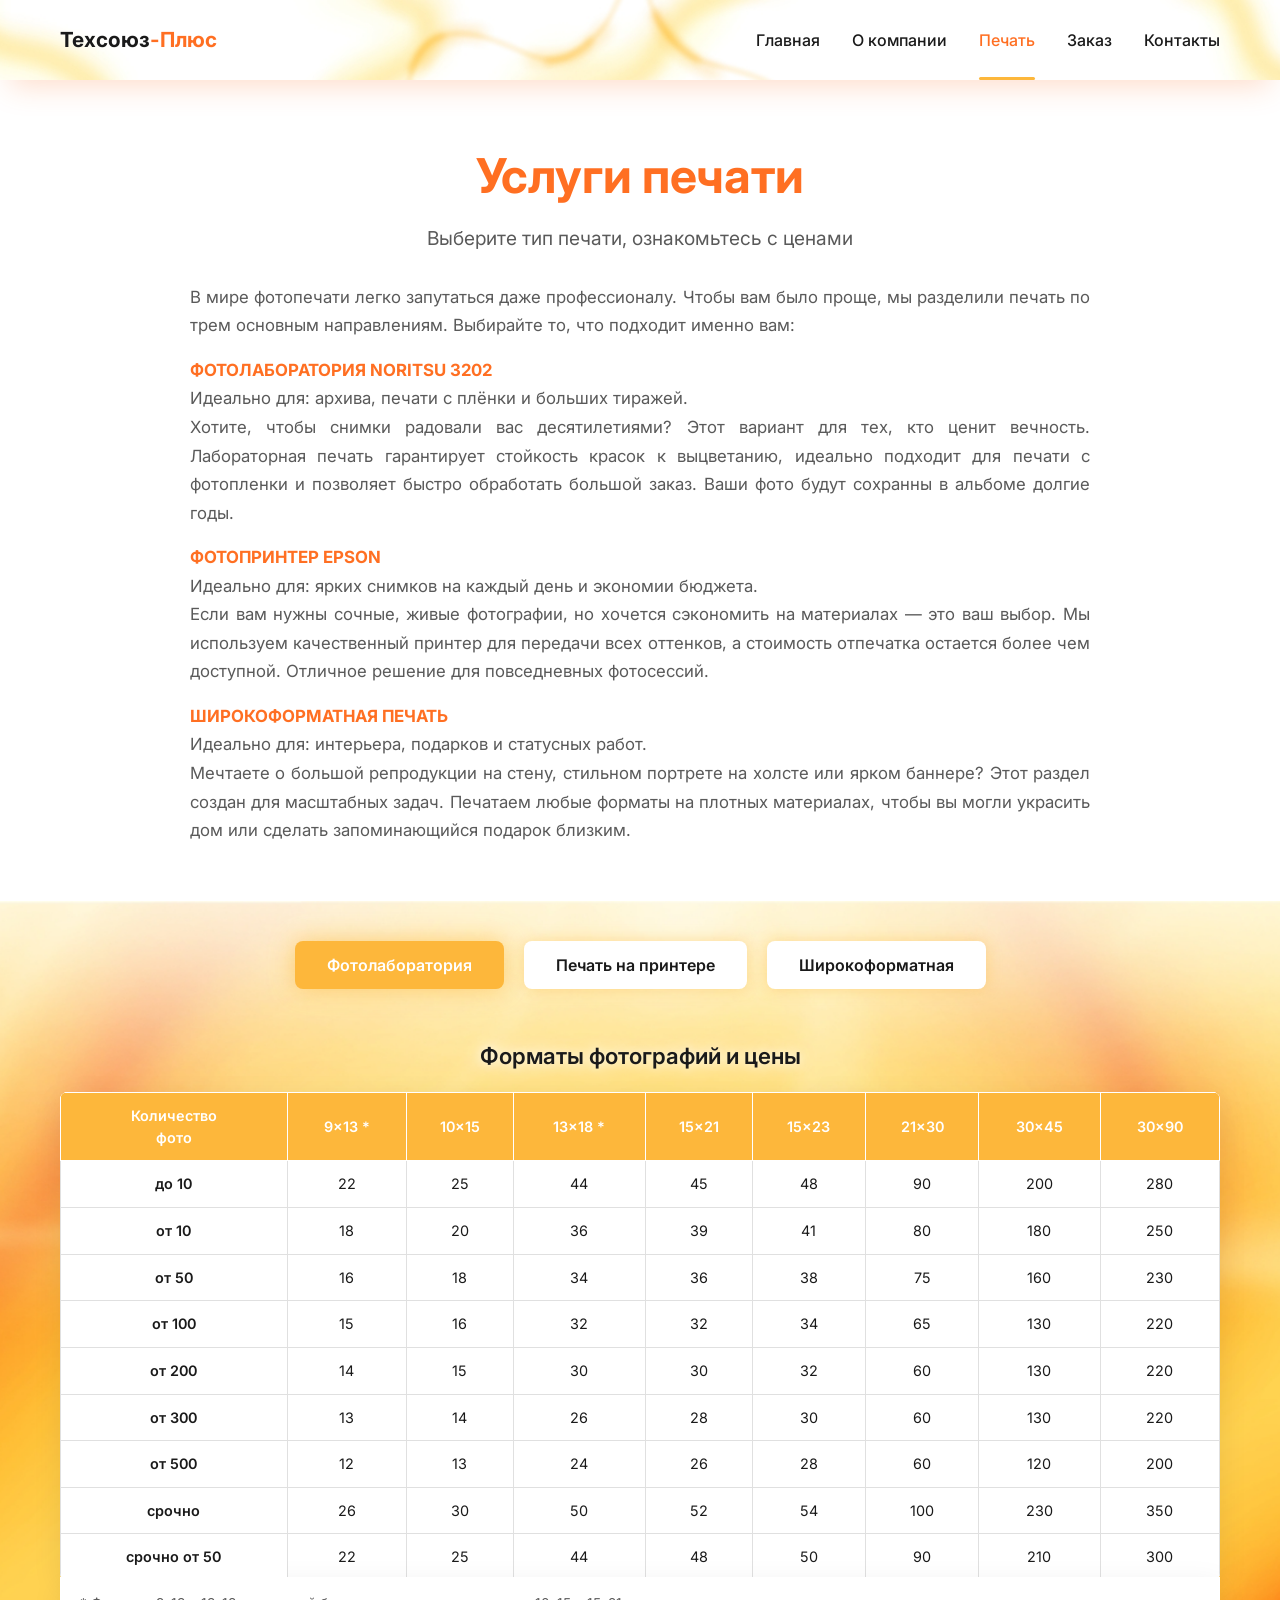
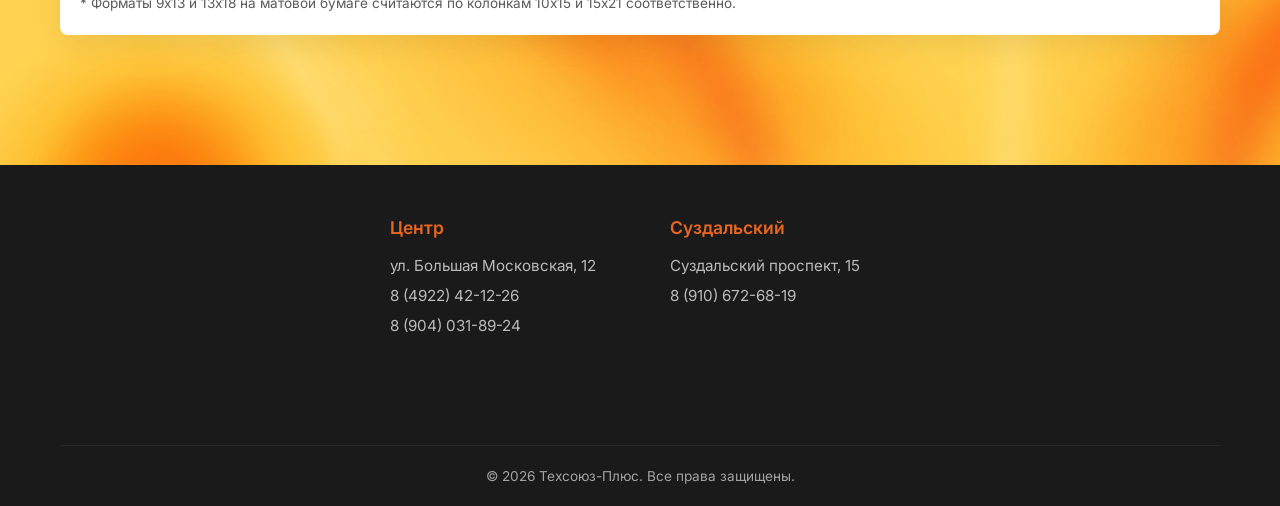
<file: pages/printing.html>
<!DOCTYPE html>
<html lang="ru">
<head>
  <meta charset="UTF-8">
  <meta name="viewport" content="width=device-width, initial-scale=1.0">
  <title>Печать - Техсоюз-Плюс</title>
  
  <link rel="preconnect" href="https://fonts.googleapis.com">
  <link rel="preconnect" href="https://fonts.gstatic.com" crossorigin>
  <link href="https://fonts.googleapis.com/css2?family=Inter:wght@400;500;600;700&display=swap" rel="stylesheet">
  <link href="https://unpkg.com/aos@2.3.1/dist/aos.css" rel="stylesheet">
  <link rel="stylesheet" href="https://cdnjs.cloudflare.com/ajax/libs/font-awesome/6.4.0/css/all.min.css">
  
  <link rel="stylesheet" href="../css/style.css">
  
  <style>
    /* ОРАНЖЕВЫЙ ФОН СТРАНИЦЫ */
    .printing-section {
      background-image: url('../images/bg-bottom.jpg') !important;
      background-size: cover !important;
      background-position: center bottom !important;
      background-repeat: no-repeat !important;
    }

    /* КНОПКИ КАК НА ГЛАВНОЙ */
    .tab-btn {
      padding: 14px 32px;
      font-size: 1rem;
      font-weight: 600;
      background: #ffffff !important;
      color: #1A1A1A !important;
      border: none;
      border-radius: 8px;
      transition: all 0.3s ease;
      box-shadow: 0 0 15px rgba(253, 183, 59, 0.4) !important;
      cursor: pointer;
    }
    .tab-btn:hover {
      transform: translateY(-2px) scale(1.03) !important;
      background: #FDB73B !important;
      color: #ffffff !important;
      box-shadow: 0 0 25px rgba(253, 183, 59, 0.6) !important;
    }
    .tab-btn.active {
      background: #FDB73B !important;
      color: #ffffff !important;
      box-shadow: 0 0 25px rgba(253, 183, 59, 0.6) !important;
    }
    
    /* СКРЫВАЕМ ТЕКСТ ПЕРЕД ТАБЛИЦЕЙ */
    .print-info { display: none !important; }

    /* ======================================================== */
    /*  ТАБЛИЦА: ВСЕ ГРАНИЦЫ БЕЛЫЕ                             */
    /* ======================================================== */
    
    /* ОСНОВНАЯ ТАБЛИЦА (ВНЕШНЯЯ РАМКА БЕЛАЯ) */
    .price-table {
      width: 100%;
      border-collapse: collapse;
      font-size: 0.9rem;
      min-width: 900px;
      border: 1px solid #ffffff !important; /* БЕЛАЯ ВНЕШНЯЯ РАМКА */
      
      /* БЕЛАЯ ПОДСВЕТКА ВОКРУГ ТАБЛИЦЫ */
      box-shadow: 
        0 0 40px rgba(255, 255, 255, 0.9),
        0 0 80px rgba(255, 255, 255, 0.5),
        0 10px 30px rgba(0, 0, 0, 0.08) !important;
    }

    /* ШАПКА ТАБЛИЦЫ */
    .price-table thead th {
      background: #FDB73B !important;
      color: #ffffff !important;
      padding: 12px 6px;
      font-weight: 600;
      text-align: center;
      vertical-align: middle;
      
      /* ВСЕ ГРАНИЦЫ ЯЧЕЕК БЕЛЫЕ */
      border: 1px solid #ffffff !important;
      
      /* БЕЛАЯ ПОДСВЕТКА ТЕКСТА */
     
    }

    /* ЯЧЕЙКИ ТЕЛА ТАБЛИЦЫ (СВЕТЛО-СЕРЫЕ) */
    .price-table tbody td {
      padding: 12px 8px;
      text-align: center;
      vertical-align: middle;
      border: 1px solid #e0e0e0 !important;
      transition: all 0.2s ease;
      color: #1A1A1A;
    }

    /* ПОДСВЕТКА ПРИ НАВЕДЕНИИ (СВЕТЛО-ОРАНЖЕВЫЙ) */
    .price-table tbody tr:hover td {
      background: rgba(255, 111, 34, 0.08) !important;
    }
    
    /* ЯЧЕЙКА, НА КОТОРУЮ НАВОДИШЬСЯ (ЧУТЬ ЯРЧЕ) */
    .price-table tbody td:hover {
      background: rgba(255, 111, 34, 0.2) !important;
      cursor: pointer;
    }

    /* ЗАКРЕПЛЁННАЯ КОЛОНКА (БЕЛЫЕ ГРАНИЦЫ) */
    .sticky-col {
      position: sticky;
      left: 0;
      background: #ffffff !important;
      z-index: 10;
      font-weight: 600;
      min-width: 90px;
      border-right: 1px solid #ffffff !important; /* ТЕПЕРЬ БЕЛАЯ ГРАНИЦА */
    }
    .price-table thead th.sticky-col {
      background: #FDB73B !important;
      border: 1px solid #ffffff !important; /* ТЕПЕРЬ БЕЛАЯ ГРАНИЦА */
   
    }
    
    /* ПОДСВЕТКА ЗАКРЕПЛЁННОЙ КОЛОНКИ ПРИ НАВЕДЕНИИ */
    .price-table tbody tr:hover .sticky-col {
      background: rgba(255, 111, 34, 0.08) !important;
    }
    .price-table tbody .sticky-col:hover {
      background: rgba(255, 111, 34, 0.2) !important;
    }

    /* ПРИМЕЧАНИЯ ПОД ТАБЛИЦЕЙ */
    .table-footer {
      padding: 16px 20px;
      background: var(--color-white);
      border-radius: 0 0 var(--radius) var(--radius);
      margin-top: -4px;
      box-shadow: 0 8px 30px rgba(0, 0, 0, 0.08);
    }
    .table-footer p {
      font-size: 0.85rem;
      color: var(--color-text-light);
      margin-bottom: 6px;
      line-height: 1.5;
    }

    /* АДАПТИВ */
    @media (max-width: 768px) {
      .page-header__title { font-size: 2.2rem; }
      .tabs-nav { gap: 12px; }
      .tab-btn { padding: 10px 16px; font-size: 0.9rem; }
      .table-title { font-size: 1.2rem; }
    }
  </style>
</head>
<body>
  <header class="header">
    <div class="container header__inner">
      <a href="../index.html" class="header__logo">Техсоюз<span>-Плюс</span></a>
      <nav class="header__nav">
        <ul class="header__list">
          <li><a href="../index.html" class="header__link">Главная</a></li>
          <li><a href="about.html" class="header__link">О компании</a></li>
          <li><a href="printing.html" class="header__link active">Печать</a></li>
          <li><a href="order.html" class="header__link">Заказ</a></li>
          <li><a href="contacts.html" class="header__link">Контакты</a></li>
        </ul>
        <button class="burger"><span></span><span></span><span></span></button>
      </nav>
    </div>
  </header>

  <main>
    <section class="page-header" data-aos="fade-up">
      <div class="container">
        <h1 class="page-header__title">Услуги печати</h1>
        <p class="page-header__subtitle">Выберите тип печати, ознакомьтесь с ценами</p>
        <div class="page-header__intro-text">
          <p>В мире фотопечати легко запутаться даже профессионалу. Чтобы вам было проще, мы разделили печать по трем основным направлениям. Выбирайте то, что подходит именно вам:</p>
          
          <p><strong>Фотолаборатория Noritsu 3202</strong> <br>
            Идеально для: архива, печати с плёнки и больших тиражей.<br>
            
            Хотите, чтобы снимки радовали вас десятилетиями? Этот вариант для тех, кто ценит вечность. Лабораторная печать гарантирует стойкость красок к выцветанию, идеально подходит для печати с фотопленки и позволяет быстро обработать большой заказ. Ваши фото будут сохранны в альбоме долгие годы.</p>
          
            <p><strong>Фотопринтер EPSON</strong> <br>
              Идеально для: ярких снимков на каждый день и экономии бюджета.<br>
              
              Если вам нужны сочные, живые фотографии, но хочется сэкономить на материалах — это ваш выбор. Мы используем качественный принтер для передачи всех оттенков, а стоимость отпечатка остается более чем доступной. Отличное решение для повседневных фотосессий.</p>
          
              <p><strong>Широкоформатная печать</strong> <br>
            Идеально для: интерьера, подарков и статусных работ. <br>
            
            Мечтаете о большой репродукции на стену, стильном портрете на холсте или ярком баннере? Этот раздел создан для масштабных задач. Печатаем любые форматы на плотных материалах, чтобы вы могли украсить дом или сделать запоминающийся подарок близким.</p>
        </div>
      </div>
    </section>

    <section class="printing-section">
      <div class="container">
        <div class="tabs-nav" data-aos="fade-up" data-aos-delay="100">
          <button class="tab-btn active" data-tab="lab">Фотолаборатория</button>
          <button class="tab-btn" data-tab="printer">Печать на принтере</button>
          <button class="tab-btn" data-tab="wide">Широкоформатная</button>
        </div>

        <div class="tabs-content">
          
          <div class="tab-panel active" id="lab">
            <div class="print-info" data-aos="fade-up" data-aos-delay="200">
              <h3 class="print-info__title">Фотолаборатория Noritsu 3202</h3>
              <div class="print-info__text">
                <p>При печати фотоснимков на профессиональной фотолаборатории Noritsu-3202 используется фирменная бумага Lucky, а также химикаты, содержащие серебро. Поэтому, напечатанные фотографии могут храниться в неизменном состоянии как минимум 100 лет, не выгорают, при хранении в альбоме, не царапаются и не боятся воды. Для достижения наилучших результатов опытный оператор корректирует Ваши фотографии по цвету, насыщенности и яркости.</p>
                <p>Вы сами можете заказать фотографии с помощью специально установленного фотокиоска Noritsu. Фотографии на печать принимаются с любых носителей (с флешек, с карт памяти, с CD и DVD дисков, с цветных и черно-белых фотоплёнок). Возможен заказ онлайн - по интернету (WhatsApp, Telegram, E-mail), этим Вы экономите своё время. Готовые фото Вы можете забрать обычно не более, чем через 24 часа, обычно раньше.</p>
                <p>Фотолаборатория может печатать 1200 фотографий в час. Поэтому даже большой срочный заказ мы можем напечатать за 15-20 минут. А пока Вы ждёте, можете выбрать фотоальбом, фоторамку, или же просто погулять по центральным магазинам.</p>
                <p>Постоянным клиентам предоставляется скидка 10%, оптовикам – по-договорённости до 40%, также действует система скидок, которая зависит от суммы заказа.</p>
              </div>
            </div>

            <div class="price-table-block" data-aos="fade-up" data-aos-delay="300">
              <h4 class="table-title">Форматы фотографий и цены</h4>
              <div class="price-table-wrapper">
                <table class="price-table">
                  <thead>
                    <tr>
                      <th rowspan="2" class="sticky-col">Количество<br>фото</th>
                    </tr>
                    <tr>
                      <th>9x13 *</th>
                      <th>10x15</th>
                      <th>13x18 *</th>
                      <th>15x21</th>
                      <th>15x23</th>
                      <th>21x30</th>
                      <th>30x45</th>
                      <th>30x90</th>
                    </tr>
                  </thead>
                  <tbody>
                    <tr><td class="sticky-col">до 10</td><td>22</td><td>25</td><td>44</td><td>45</td><td>48</td><td>90</td><td>200</td><td>280</td></tr>
                    <tr><td class="sticky-col">от 10</td><td>18</td><td>20</td><td>36</td><td>39</td><td>41</td><td>80</td><td>180</td><td>250</td></tr>
                    <tr><td class="sticky-col">от 50</td><td>16</td><td>18</td><td>34</td><td>36</td><td>38</td><td>75</td><td>160</td><td>230</td></tr>
                    <tr><td class="sticky-col">от 100</td><td>15</td><td>16</td><td>32</td><td>32</td><td>34</td><td>65</td><td>130</td><td>220</td></tr>
                    <tr><td class="sticky-col">от 200</td><td>14</td><td>15</td><td>30</td><td>30</td><td>32</td><td>60</td><td>130</td><td>220</td></tr>
                    <tr><td class="sticky-col">от 300</td><td>13</td><td>14</td><td>26</td><td>28</td><td>30</td><td>60</td><td>130</td><td>220</td></tr>
                    <tr><td class="sticky-col">от 500</td><td>12</td><td>13</td><td>24</td><td>26</td><td>28</td><td>60</td><td>120</td><td>200</td></tr>
                    <tr><td class="sticky-col">срочно</td><td>26</td><td>30</td><td>50</td><td>52</td><td>54</td><td>100</td><td>230</td><td>350</td></tr>
                    <tr><td class="sticky-col">срочно от 50</td><td>22</td><td>25</td><td>44</td><td>48</td><td>50</td><td>90</td><td>210</td><td>300</td></tr>
                  </tbody>
                </table>
              </div>
              <div class="table-footer">
                <p>* Форматы 9x13 и 13x18 на матовой бумаге считаются по колонкам 10x15 и 15x21 соответственно.</p>
              </div>
            </div>
          </div>

          <div class="tab-panel" id="printer">
            <div class="print-info" data-aos="fade-up" data-aos-delay="200">
              <h3 class="print-info__title">Печать на принтере</h3>
              <div class="print-info__text">
                <p>Фотографии, напечатанные на фотопринтере, выходят яркими и красочными. Это благодаря тому, что в принтере Epson L805 используется 6-цветная система чернил, они точно передают все оттенки фотографии. Дополнительно мы используем специальную программу для печати фото, которая дает возможность немного корректировать снимки, делая их светлее, либо темнее, по необходимости. Формат А3 печатается на 6-цветном фотопринтере Epson L1800.</p>
                <p>Применение оригинальных химических компонентов гарантирует неизменно качественный результат, яркие цвета, а также водоустойчивость. Но, в отличие от лаборатории, фото с принтера не такие устойчивые к выцветанию и царапинам, поэтому лучше хранить их в альбоме. Все же главное их достоинство – это цена, она позволяет почти вдвое сэкономить на печати фото.</p>
              </div>
            </div>

            <div class="price-table-block" data-aos="fade-up" data-aos-delay="300">
              <h4 class="table-title">Печать на фотобумаге</h4>
              <div class="price-table-wrapper">
                <table class="price-table">
                  <thead>
                    <tr>
                      <th rowspan="2" class="sticky-col">Количество<br>листов</th>
                      <th rowspan="2">9х13<br>10х15<br>глянец<br>матовая</th>
                      <th rowspan="2">15x21<br>13x18<br>глянец<br>матовая</th>
                      <th colspan="6">21x30</th>
                      <th rowspan="2">30x42<br>глянец<br>матовая</th>
                    </tr>
                    <tr>
                      <th>матовая<br>190 гр</th>
                      <th>глянец<br>230 гр</th>
                      <th>матовая<br>300 гр</th>
                      <th>2х-сторонняя</th>
                      <th>самоклеящаяся</th>
                      <th>плёнка</th>
                    </tr>
                  </thead>
                  <tbody>
                    <tr><td class="sticky-col">менее 25</td><td>17</td><td>36</td><td>60</td><td>65</td><td>70</td><td>105</td><td>95</td><td>100</td><td>140</td></tr>
                    <tr><td class="sticky-col">от 25</td><td>17</td><td>34</td><td>55</td><td>60</td><td>65</td><td>95</td><td>90</td><td>95</td><td>115</td></tr>
                    <tr><td class="sticky-col">от 50</td><td>16</td><td>32</td><td>50</td><td>55</td><td>60</td><td>90</td><td>85</td><td>90</td><td>100</td></tr>
                    <tr><td class="sticky-col">от 100</td><td>15</td><td>30</td><td>45</td><td>50</td><td>55</td><td>85</td><td>75</td><td>80</td><td>90</td></tr>
                    <tr><td class="sticky-col">от 300</td><td>13</td><td>27</td><td>35</td><td>40</td><td>45</td><td>75</td><td>65</td><td>70</td><td>80</td></tr>
                    <tr><td class="sticky-col">срочно</td><td>22</td><td>36</td><td>60</td><td>65</td><td>70</td><td>105</td><td>95</td><td>100</td><td>140</td></tr>
                  </tbody>
                </table>
              </div>
            </div>

            <div class="price-table-block" data-aos="fade-up" data-aos-delay="400">
              <h4 class="table-title">Печать на офисной бумаге</h4>
              <div class="price-table-wrapper">
                <table class="price-table">
                  <thead>
                    <tr>
                      <th rowspan="2" class="sticky-col">Количество<br>листов</th>
                      <th colspan="5">21x30</th>
                      <th colspan="3">30x42</th>
                    </tr>
                    <tr>
                      <th>чб текст</th>
                      <th>чб картинка</th>
                      <th>2х-сторонняя<br> чб</th>
                      <th>цветная<br>заливка<br>до 50%</th>
                      <th>цветная<br>заливка<br>>50%</th>
                      <th>чб текст</th>
                      <th>цветная<br>заливка<br>до 50%</th>
                      <th>цветная<br>заливка<br>>50%</th>
                    </tr>
                  </thead>
                  <tbody>
                    <tr><td class="sticky-col">менее 25</td><td>12</td><td>15</td><td>17</td><td>19</td><td>25</td><td>45</td><td>45</td><td>60</td></tr>
                    <tr><td class="sticky-col">от 25</td><td>11</td><td>14</td><td>16</td><td>17</td><td>23</td><td>40</td><td>40</td><td>55</td></tr>
                    <tr><td class="sticky-col">от 50</td><td>10</td><td>13</td><td>15</td><td>16</td><td>22</td><td>37</td><td>37</td><td>52</td></tr>
                    <tr><td class="sticky-col">от 100</td><td>9</td><td>12</td><td>14</td><td>14</td><td>20</td><td>35</td><td>35</td><td>48</td></tr>
                    <tr><td class="sticky-col">от 300</td><td>8</td><td>11</td><td>12</td><td>12</td><td>18</td><td>35</td><td>35</td><td>48</td></tr>
                    <tr><td class="sticky-col">срочно</td><td>12</td><td>15</td><td>17</td><td>19</td><td>25</td><td>45</td><td>45</td><td>60</td></tr>
                  </tbody>
                </table>
              </div>
            </div>
          </div>

          <div class="tab-panel" id="wide">
            <div class="print-info" data-aos="fade-up" data-aos-delay="200">
              <h3 class="print-info__title">Широкоформатная печать</h3>
              <div class="print-info__text">
                <p>В нашем фотосалоне есть возможность напечатать фотоснимки огромных размеров. Мы печатаем не только на различных фотобумагах, но и на холсте, баннерной ткани, самоклеящихся плёнках (обычной и транслюцентной), постерной бумаге. Это могут быть фотоснимки любого размера от 40х60 см до самых больших – 160х250 см.</p>
                <p>Широкоформатный плоттер TwinJet SJ-1605 позволяет распечатать фотографии шириной до 160 см и практически любой длины! Разрешение печати - 1440 dpi, 8 цветов. Благодаря применению высококачественных экосольвентных чернил (Green Eco 360, Nature Eco 360), такие снимки не выгорают на солнце, что бесспорно будет радовать Вас долгие годы.</p>
                <p>Печать на холсте, постере, фотобумаге, плёнке.<br>
                Печать фотоснимков на холсте – это возможность из обычного изображения сделать картину. Ваши фотоснимки будут напечатаны на натуральном холсте из хлопка, который придаёт изображению интересную живописную фактуру. На холст нанесено полимерное покрытие для улучшения проработки полутонов при фотопечати.</p>
                <p>Напечатанное полотно натягивается на подрамник из дерева, далее его можно оформить багетом, а можно оставить как есть. Такой холст может стать не только прекрасным украшением Вашего дома, но и прекрасным подарком на юбилей, день рождения, свадьбу и др. торжества. На холсте также можно напечатать репродукции любимых картин.</p>
              </div>
            </div>

            <div class="price-table-block" data-aos="fade-up" data-aos-delay="300">
              <h4 class="table-title">Типы бумаги, форматы и цены</h4>
              <div class="price-table-wrapper">
                <table class="price-table">
                  <thead>
                    <tr>
                      <th rowspan="2" class="sticky-col">Типы бумаги</th>
                    </tr>
                    <tr>
                      <th>30x40 <br>A3</th>
                      <th>40x50</th>
                      <th>40x60 <br>A2</th>
                      <th>50x70</th>
                      <th>60x80 <br>A1</th>
                      <th>90x120<br> A0</th>
                      <th>Плотность<br>материала</th>
                    </tr>
                  </thead>
                  <tbody>
                    <tr><td class="sticky-col">Глянец 6 цветов *</td><td>140 р.</td><td>450-700 р.</td><td>450-750 р.</td><td>550-1050 р.</td><td>750-1400 р.</td><td>1500 р.</td><td>190 г/м2</td></tr>
                    <tr><td class="sticky-col">Холст тканый без подрамника</td><td>500 р.</td><td>800 р.</td><td>960 р.</td><td>1400 р.</td><td>1920 р.</td><td>4320 р.</td><td>380 г/м2</td></tr>
                    <tr><td class="sticky-col">Холст тканый под натяжку (+10см)</td><td>700 р.</td><td>990 р.</td><td>1170 р.</td><td>1650 р.</td><td>2210 р.</td><td>4750 р.</td><td>380 г/м2</td></tr>
                    <tr><td class="sticky-col">Холст тканый с подрамником</td><td>1260 р.</td><td>1800 р.</td><td>2070 р.</td><td>2730 р.</td><td>3470 р.</td><td>6640 р.</td><td>380 г/м2</td></tr>
                    <tr><td class="sticky-col">Самоклеящаяся плёнка (глянец, матовая, прозрачная)</td><td>200 р.</td><td>540 р.</td><td>650 р.</td><td>950 р.</td><td>1300 р.</td><td>2600 р.</td><td>180 г/м2</td></tr>
                    <tr><td class="sticky-col">Постер</td><td>-</td><td>450 р.</td><td>450 р.</td><td>550 р.</td><td>750 р.</td><td>1600 р.</td><td>115 г/м2</td></tr>
                  </tbody>
                </table>
              </div>
              <div class="table-footer">
                <p>* Цены на печать на фотобумаге зависят от количества расходуемых чернил.<br>
                Срок выполнения заказа - от 3 до 5 дней.<br>
              </div>
            </div>
          </div>

        </div>
      </div>
    </section>
  </main>

  <footer class="footer">
    <div class="container footer__inner">
      <div class="footer-col">
        <div class="footer-col__title"><span>Центр</span></div>
        <p>ул. Большая Московская, 12</p>
        <p><a href="tel:84922421226">8 (4922) 42-12-26</a></p>
        <p><a href="tel:89040318924">8 (904) 031-89-24</a></p>
      </div>
      <div class="footer-col">
        <div class="footer-col__title"><span>Суздальский</span></div>
        <p>Суздальский проспект, 15</p>
        <p><a href="tel:89106726819">8 (910) 672-68-19</a></p>
      </div>
      <div class="footer__copy">&copy; 2026 Техсоюз-Плюс. Все права защищены.</div>
    </div>
  </footer>

  <script src="https://unpkg.com/aos@2.3.1/dist/aos.js"></script>
  <script src="../js/main.js"></script>
  <script src="../js/pages/printing.js"></script>
</body>
</html>
</file>
<file: css/style.css>
/* css/style.css - Сборка стилей (исправленная) */

/* Базовые настройки */
@import 'base/variables.css';
@import 'base/reset.css';

/* Компоненты */
@import 'components/footer.css';
@import 'components/buttons.css';

/* ФИНАЛЬНАЯ ШАПКА */
@import 'header-final.css';

/* Главная страница */
@import 'home/hero.css';
@import 'home/slider.css';
@import 'home/features.css';
@import 'home/cards.css';

/* Остальные страницы */
@import 'pages/printing.css';   /* <--- ДОБАВИЛИ ИМПОРТ СТРАНИЦЫ ПЕЧАТИ */
@import 'pages/contacts.css';
@import 'pages/about.css';
@import 'pages/order.css';

/* Общий контейнер */
.container {
  max-width: var(--container-width);
  margin: 0 auto;
  padding: 0 20px;
}
body {
  background: #ffffff !important;
}
</file>
